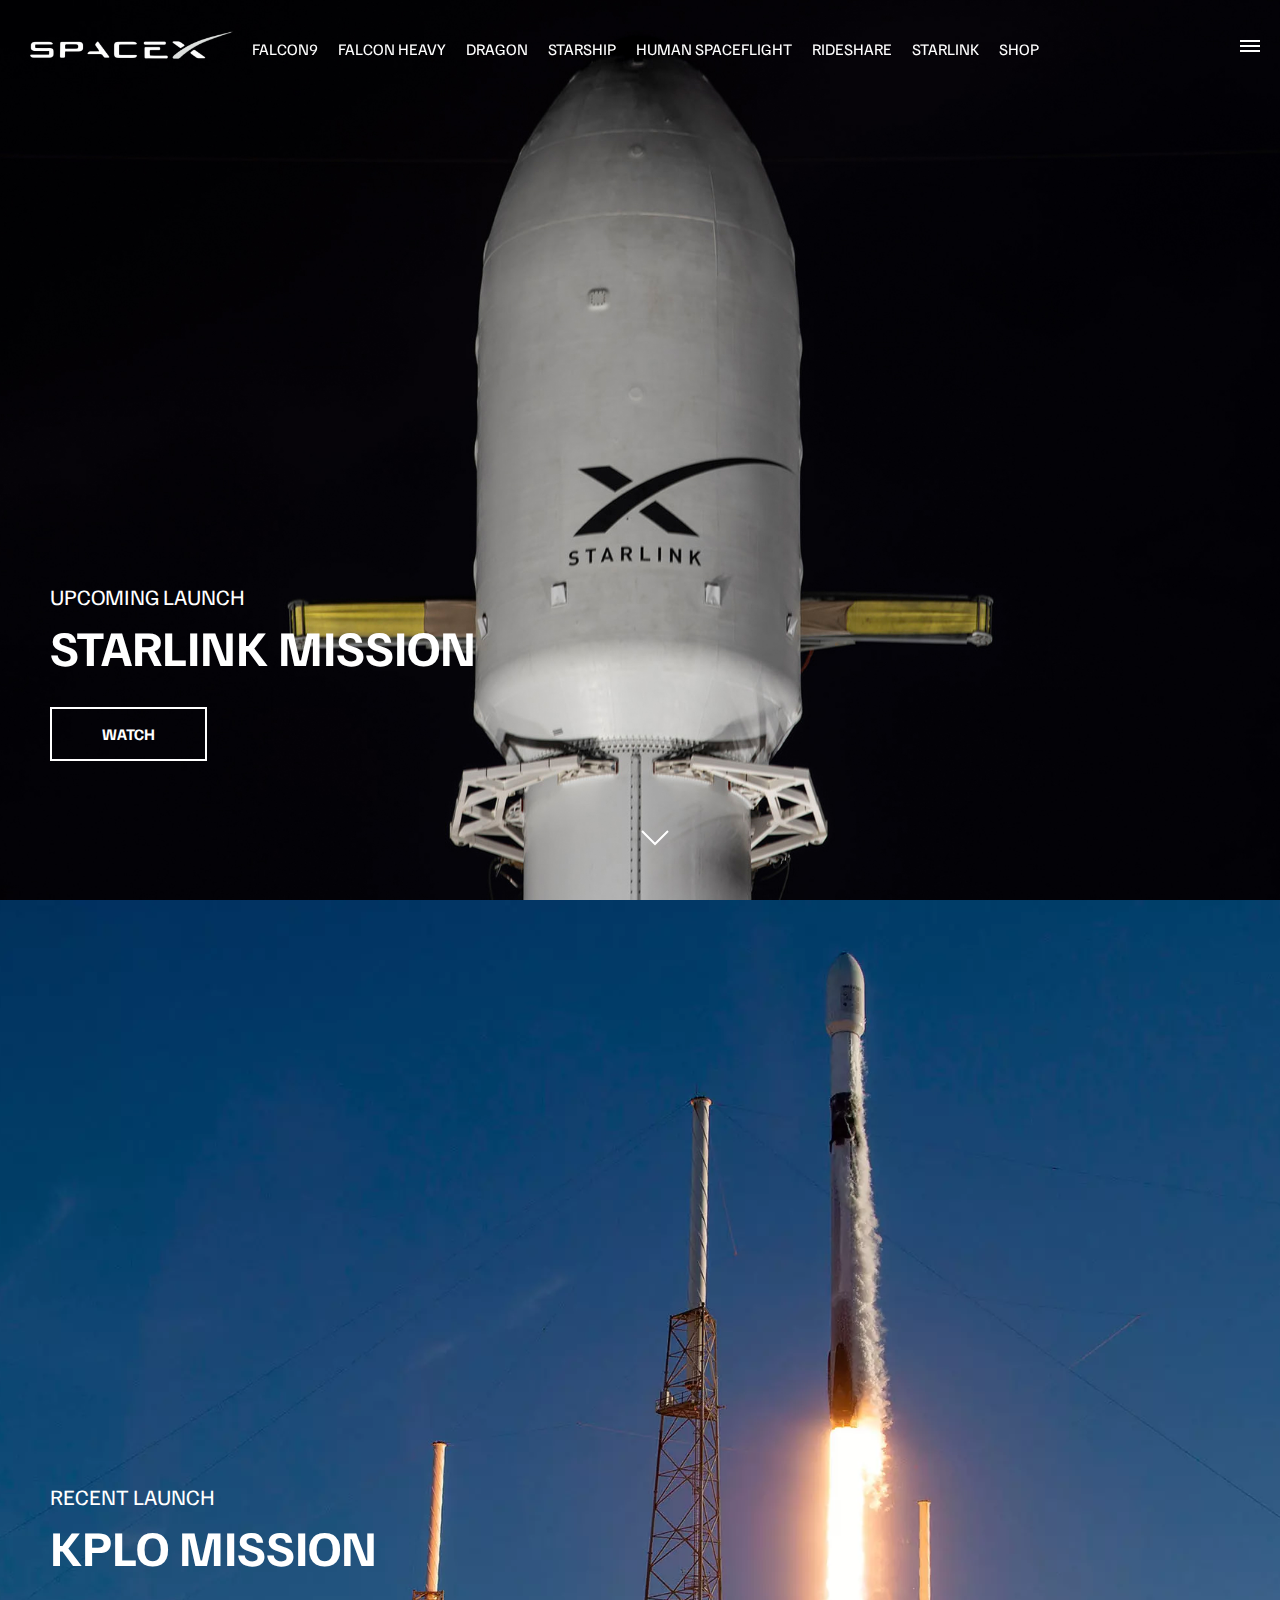
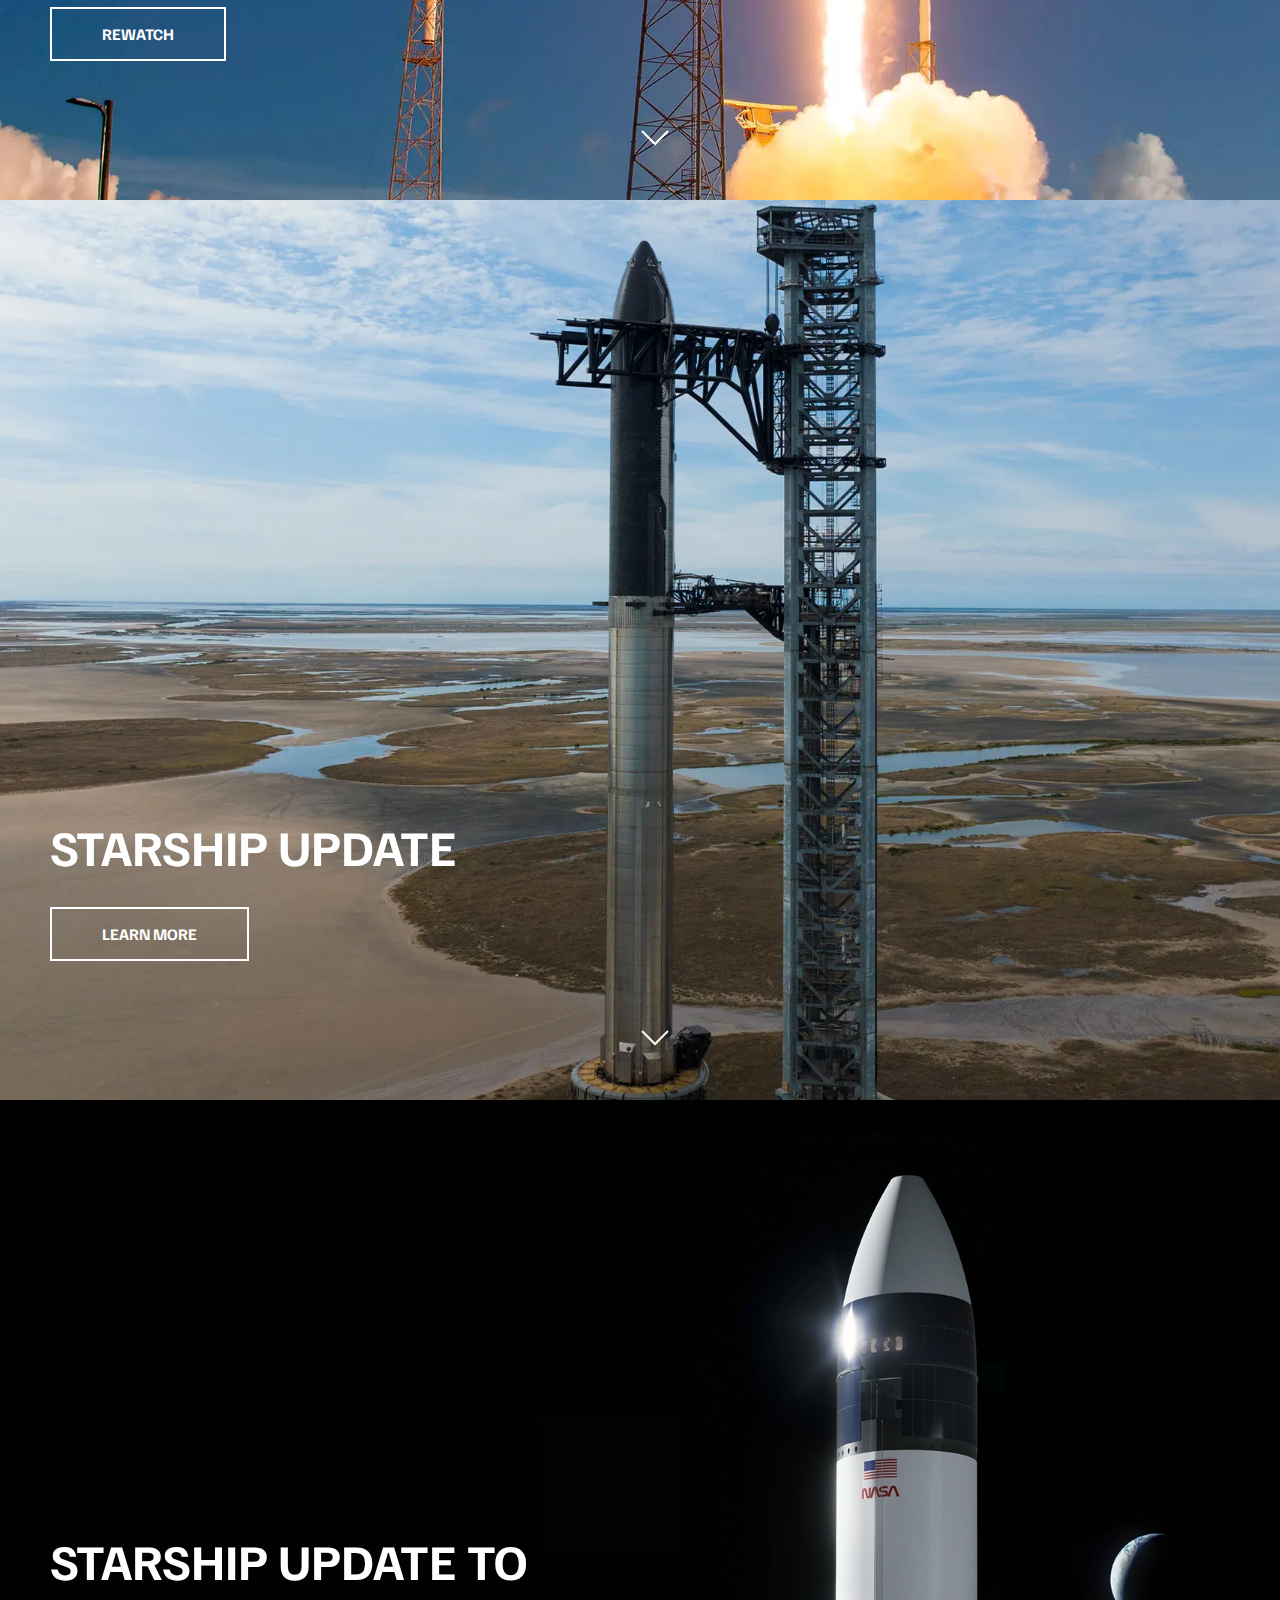
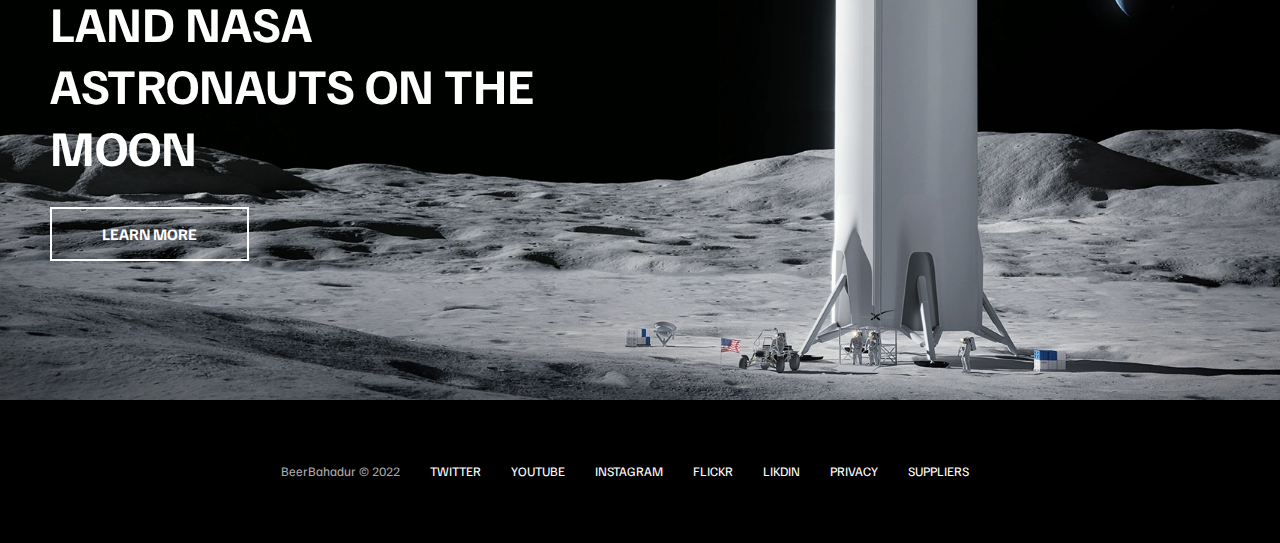
<file: index.html>
<!DOCTYPE html>
<html lang="en">
<head>
    <meta charset="UTF-8">
    <meta http-equiv="X-UA-Compatible" content="IE=edge">
    <meta name="viewport" content="width=device-width, initial-scale=1.0">
    <link rel="shortcut icon" href="/img/favicon.ico" type="image/x-icon">  
    <link rel="stylesheet" href="css/style.css">
    <title>spaceX</title>

</head>
<body>
  <div id="overlay"></div>
  <div id="mobile-menu" class="mobile-main-menu">
    <ul>
      <li><a href="#">Mission</a></li>
      <li><a href="#">Launches</a></li>
      <li><a href="#">Careers</a></li>
      <li><a href="#">Updates</a></li>
      <li><a href="#">Shop</a></li>

      <li class="mobile-only"><a href="falcon9.html">Falcon 9</a></li>
      <li class="mobile-only">
        <a href="falcon-heavy.html">Falcon Heavy</a>
      </li>
      <li class="mobile-only"><a href="dragon.html">Dragon</a></li>
      <li class="mobile-only"><a href="#">Starship</a></li>
      <li class="mobile-only"><a href="#">Human Spaceflight</a></li>
      <li class="mobile-only"><a href="#">Rideshare</a></li>
      <li class="mobile-only"><a href="#">Starlink</a></li>
    </ul>
  </div>
    </div>
    <header class="main-header">
        <div class="logo">
            <a href="index.html">
                <img src="img/logo.png" alt="spaceX">
            </a>
        </div>
        <nav class="desktop-main-menu">
            <ul>
                <li><a href="falcon9.html">Falcon9</a></li>
                <li><a href="falcon-heavy.html">Falcon Heavy</a></li>
                <li><a href="Dragon.html">Dragon</a></li>
                <li><a href="#">Starship</a></li>
                <li><a href="#">Human spaceFLight</a></li>
                <li><a href="#">Rideshare</a></li>
                <li><a href="#">StarLink</a></li>

                <li><a href="#">Shop</a></li>



            </ul>
        </nav>
    </header>
    <!-- HamBurger Menu -->
    <button id="menu-btn" class="hamburger" type="button">
        <span class="hamburger-top"></span>
        <span class="hamburger-middle"></span>
        <span class="hamburger-bottom"></span>

    </button>
    <!-- Section A -->
    <section class="section-a">
        <div class="section-inner">
            <h4>Upcoming Launch</h4>
            <h2>STARLINK MISSION</h2>
            <a href="#" class="btn ">
                <div class="hover"></div>
                <span >Watch</span>
            </a>
        </div>
    
        <div class="scroll-arrow">
            <svg width="30px" height="20px">
              <path
                stroke="#ffffff"
                fill="none"
                stroke-width="2px"
                d="M2.000,5.000 L15.000,18.000 L28.000,5.000 "
              ></path>
            </svg>
          </div>
    </section>
    <!-- Section B -->

    <section class="section-b">
        <div class="section-inner">
            <h4>Recent Launch</h4>
            <h2>KPLO MISSION</h2>
            <a href="#" class="btn animate">
                <div class="hover"></div>
                <span >ReWatch</span>
            </a>
        </div>
    
        <div class="scroll-arrow">
            <svg width="30px" height="20px">
              <path
                stroke="#ffffff"
                fill="none"
                stroke-width="2px"
                d="M2.000,5.000 L15.000,18.000 L28.000,5.000 "
              ></path>
            </svg>
          </div>
        </section>

          <!-- Section C -->

          <section class="section-c">
            <div class="section-inner">
                <!-- <h4>Recent Launch</h4> -->
                <h2>Starship Update</h2>
                <a href="#" class="btn animate">
                    <div class="hover"></div>
                    <span >Learn More</span>
                </a>
            </div>
        
            <div class="scroll-arrow">
                <svg width="30px" height="20px">
                  <path
                    stroke="#ffffff"
                    fill="none"
                    stroke-width="2px"
                    d="M2.000,5.000 L15.000,18.000 L28.000,5.000 "
                  ></path>
                </svg>
              </div>
            </section>

              <!-- Section D -->

          <section class="section-d">
            <div class="section-inner">
                <!-- <h4>Recent Launch</h4> -->
                <h2>Starship Update to land Nasa ASTRONAUTS ON THE MOON</h2>
                <a href="#" class="btn animate">
                    <div class="hover"></div>
                    <span >Learn More</span>
                </a>
            </div>  
    </section>
    <!-- FooTer -->
    <footer>
        <ul>
            <li>BeerBahadur &#169; 2022</li>
            <li class="upperCase"><a href="#">Twitter</a></li>
            <li class="upperCase" ><a href="#">YouTube</a></li>
            <li class="upperCase"><a href="#">Instagram</a></li>
            <li class="upperCase"><a href="#">Flickr</a></li>
            <li class="upperCase"><a href="#">LikDin</a></li>
            <li class="upperCase"><a href="#">Privacy</a></li>
            <li class="upperCase"><a href="#">Suppliers</a></li>
        </ul>


    </footer>
</body>
<script src="javaScript/index.js"></script>
</html>
</file>
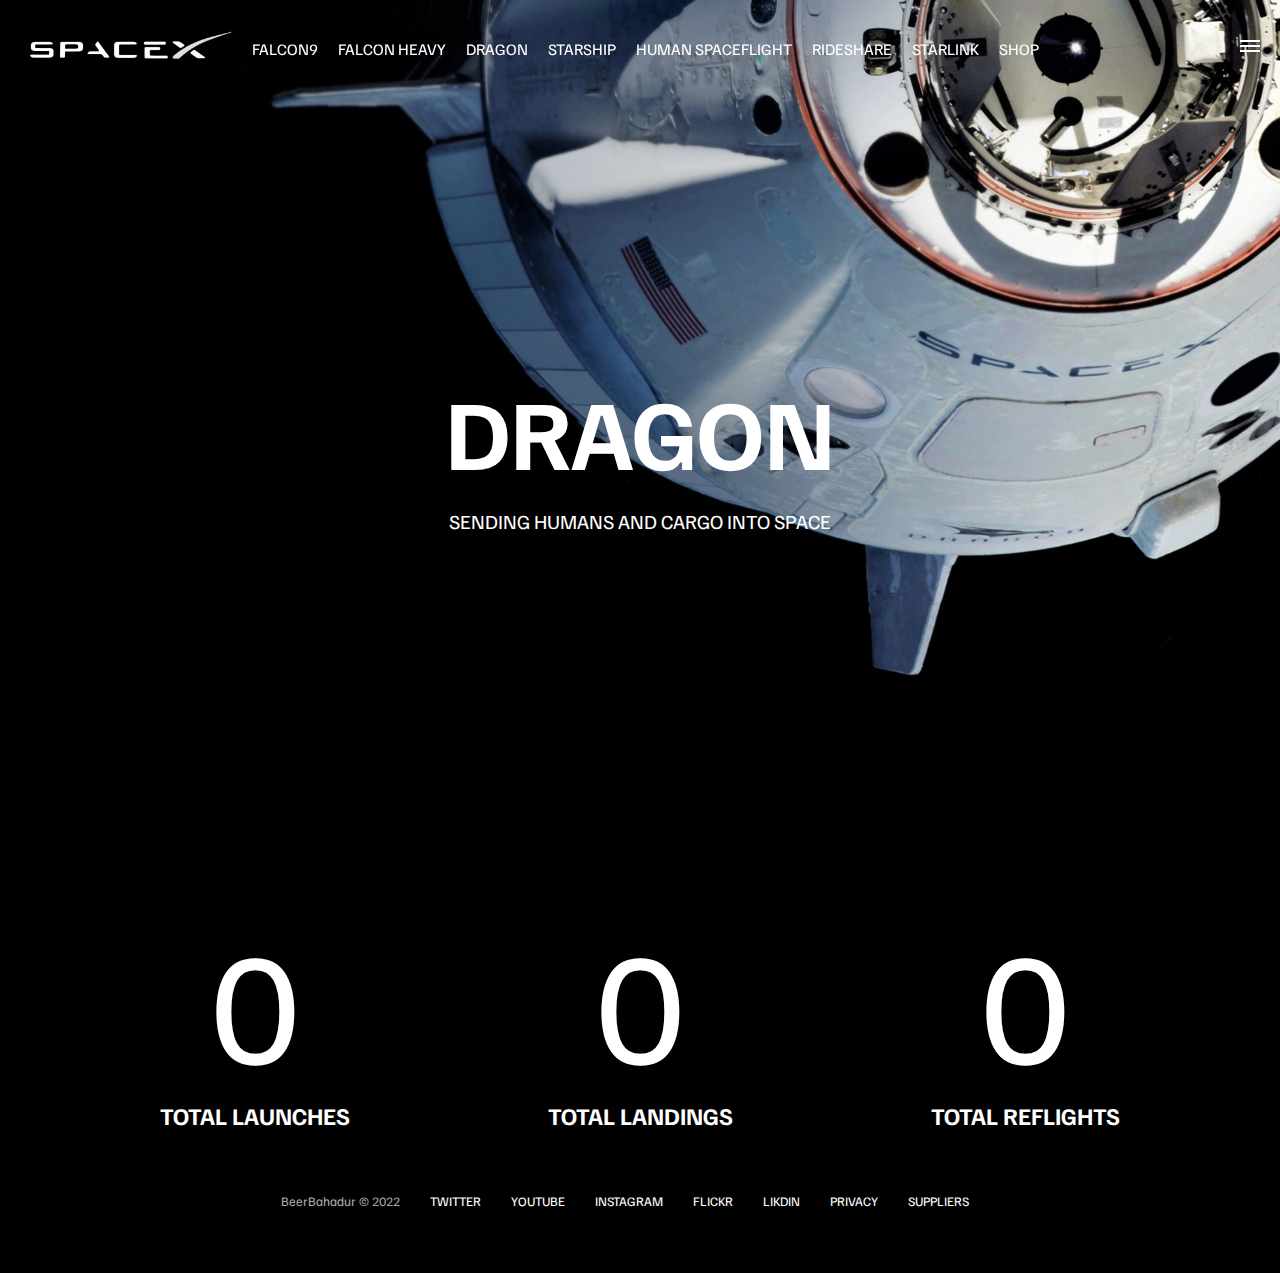
<file: dragon.html>
<!DOCTYPE html>
<html lang="en">
<head>
    <meta charset="UTF-8">
    <meta http-equiv="X-UA-Compatible" content="IE=edge">
    <meta name="viewport" content="width=device-width, initial-scale=1.0">
    <link rel="shortcut icon" href="/img/favicon.ico" type="image/x-icon">  

    <link rel="stylesheet" href="css/style.css">
    <title>Dragon</title>
</head>
<body>
  <div id="overlay"></div>
  <div id="mobile-menu" class="mobile-main-menu">
    <ul>
      <li><a href="#">Mission</a></li>
      <li><a href="#">Launches</a></li>
      <li><a href="#">Careers</a></li>
      <li><a href="#">Updates</a></li>
      <li><a href="#">Shop</a></li>

      <li class="mobile-only"><a href="falcon9.html">Falcon 9</a></li>
      <li class="mobile-only">
        <a href="falcon-heavy.html">Falcon Heavy</a>
      </li>
      <li class="mobile-only"><a href="dragon.html">Dragon</a></li>
      <li class="mobile-only"><a href="#">Starship</a></li>
      <li class="mobile-only"><a href="#">Human Spaceflight</a></li>
      <li class="mobile-only"><a href="#">Rideshare</a></li>
      <li class="mobile-only"><a href="#">Starlink</a></li>
    </ul>
  </div>
    </div>
    <header class="main-header">
        <div class="logo">
            <a href="index.html">
                <img src="img/logo.png" alt="spaceX">
            </a>
        </div>
        <nav class="desktop-main-menu">
            <ul>
                <li><a href="falcon9.html">Falcon9</a></li>
                <li><a href="falcon-heavy.html">Falcon Heavy</a></li>
                <li><a href="Dragon.html">Dragon</a></li>
                <li><a href="#">Starship</a></li>
                <li><a href="#">Human spaceFLight</a></li>
                <li><a href="#">Rideshare</a></li>
                <li><a href="#">StarLink</a></li>

                <li><a href="#">Shop</a></li>



            </ul>
        </nav>
    </header>
    <!-- HamBurger Menu -->
    <button id="menu-btn" class="hamburger" type="button">
        <span class="hamburger-top"></span>
        <span class="hamburger-middle"></span>
        <span class="hamburger-bottom"></span>

    </button>
    <!-- Section -->
    <section class="section-animate bg-dragon">

    </section>

    <div class="section-inner-center">
        <h3>Dragon</h3>
        <p>SENDING HUMANS AND CARGO INTO SPACE</p>
    </div>

<div class="stats">
    <div>
        <span class="counter" data-target="35">0</span>
        <h4>total Launches</h4>
    </div>
    <div >
        <span class="counter" data-target="31">0</span>
        <h4>total Landings</h4>
    </div>
    <div >
        <span class="counter" data-target="14">0</span>
        <h4>total Reflights</h4>
    </div>
</div>

    <!-- FooTer -->
    <footer>
        <ul>
            <li>BeerBahadur &#169; 2022</li>
            <li class="upperCase"><a href="#">Twitter</a></li>
            <li class="upperCase" ><a href="#">YouTube</a></li>
            <li class="upperCase"><a href="#">Instagram</a></li>
            <li class="upperCase"><a href="#">Flickr</a></li>
            <li class="upperCase"><a href="#">LikDin</a></li>
            <li class="upperCase"><a href="#">Privacy</a></li>
            <li class="upperCase"><a href="#">Suppliers</a></li>
        </ul>


    </footer>
</body>
<script src="javaScript/index.js"></script>
</html>
</file>
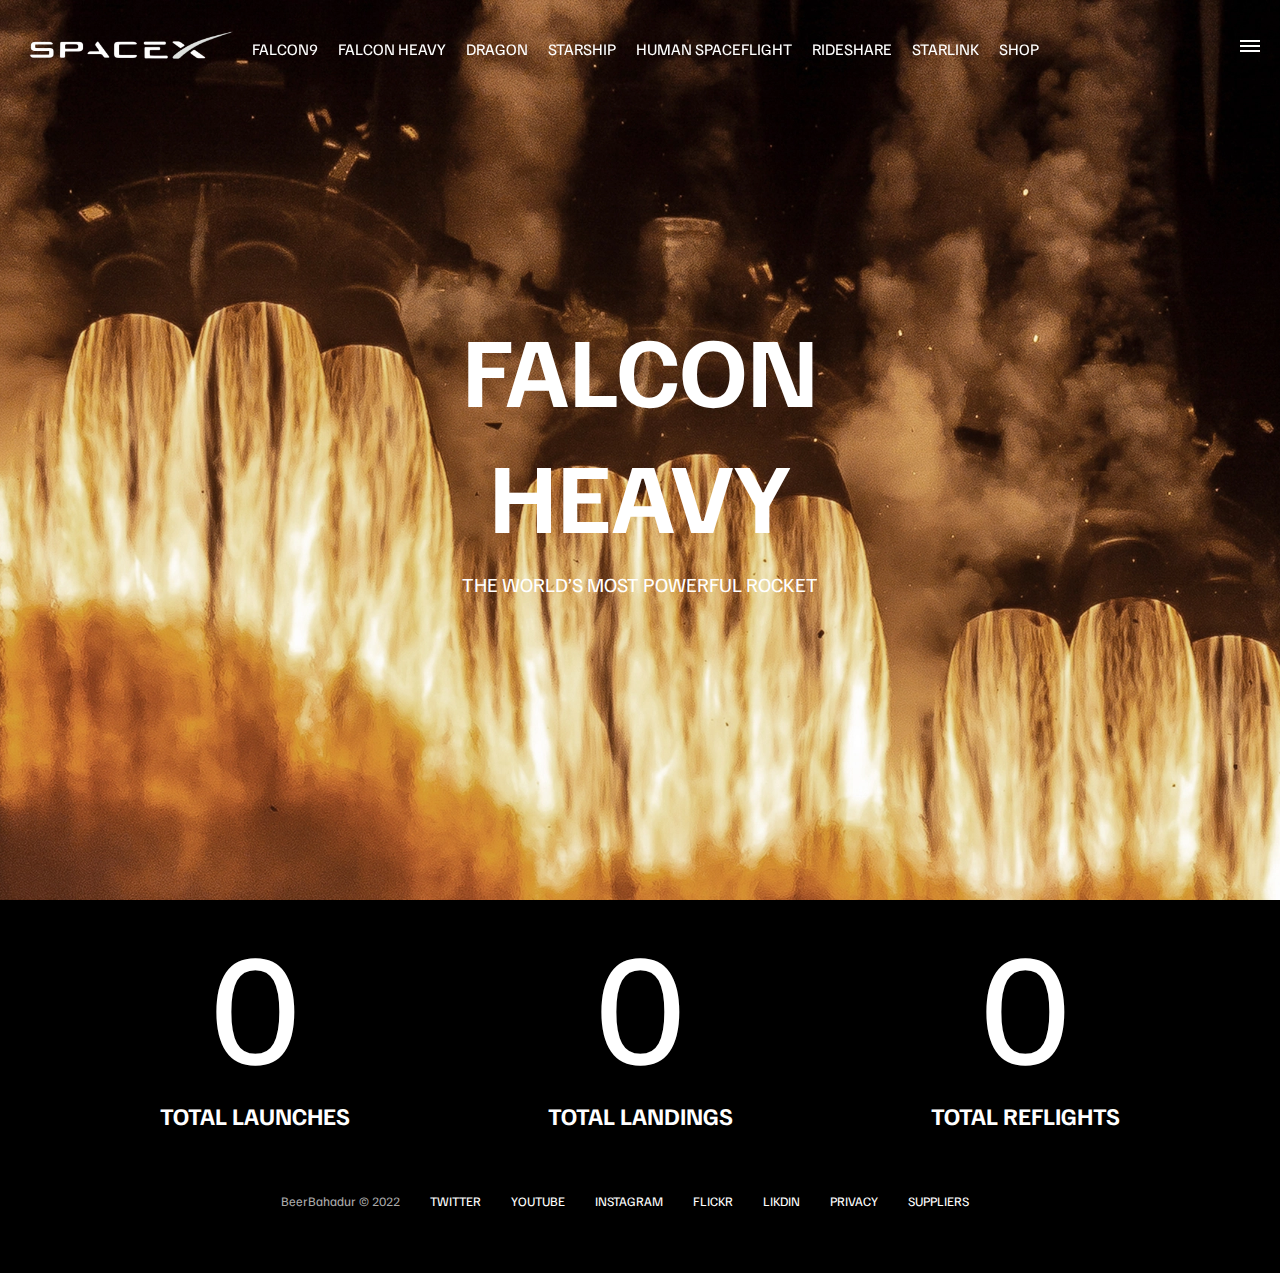
<file: falcon-heavy.html>
<!DOCTYPE html>
<html lang="en">
<head>
    <meta charset="UTF-8">
    <meta http-equiv="X-UA-Compatible" content="IE=edge">
    <meta name="viewport" content="width=device-width, initial-scale=1.0">
    <link rel="shortcut icon" href="/img/favicon.ico" type="image/x-icon">  

    <link rel="stylesheet" href="css/style.css">
    <title>falcon Heavy</title>
</head>
<body>
  <div id="overlay"></div>
  <div id="mobile-menu" class="mobile-main-menu">
    <ul>
      <li><a href="#">Mission</a></li>
      <li><a href="#">Launches</a></li>
      <li><a href="#">Careers</a></li>
      <li><a href="#">Updates</a></li>
      <li><a href="#">Shop</a></li>

      <li class="mobile-only"><a href="falcon9.html">Falcon 9</a></li>
      <li class="mobile-only">
        <a href="falcon-heavy.html">Falcon Heavy</a>
      </li>
      <li class="mobile-only"><a href="dragon.html">Dragon</a></li>
      <li class="mobile-only"><a href="#">Starship</a></li>
      <li class="mobile-only"><a href="#">Human Spaceflight</a></li>
      <li class="mobile-only"><a href="#">Rideshare</a></li>
      <li class="mobile-only"><a href="#">Starlink</a></li>
    </ul>
  </div>
    </div>
    <header class="main-header">
        <div class="logo">
            <a href="index.html">
                <img src="img/logo.png" alt="spaceX">
            </a>
        </div>
        <nav class="desktop-main-menu">
            <ul>
                <li><a href="falcon9.html">Falcon9</a></li>
                <li><a href="falcon-heavy.html">Falcon Heavy</a></li>
                <li><a href="Dragon.html">Dragon</a></li>
                <li><a href="#">Starship</a></li>
                <li><a href="#">Human spaceFLight</a></li>
                <li><a href="#">Rideshare</a></li>
                <li><a href="#">StarLink</a></li>

                <li><a href="#">Shop</a></li>



            </ul>
        </nav>
    </header>
    <!-- HamBurger Menu -->
    <button id="menu-btn" class="hamburger" type="button">
        <span class="hamburger-top"></span>
        <span class="hamburger-middle"></span>
        <span class="hamburger-bottom"></span>

    </button>
    <!-- Section -->
    <section class="section-animate bg-falcon-heavy">

    </section>

    <div class="section-inner-center">
        <h3>Falcon Heavy</h3>
        <p>THE WORLD’S MOST POWERFUL ROCKET</p>
    </div>

<div class="stats">
    <div>
        <span class="counter" data-target="3">0</span>
        <h4>total Launches</h4>
    </div>
    <div >
        <span class="counter" data-target="7">0</span>
        <h4>total Landings</h4>
    </div>
    <div >
        <span class="counter" data-target="4">0</span>
        <h4>total Reflights</h4>
    </div>
</div>

    <!-- FooTer -->
    <footer>
        <ul>
            <li>BeerBahadur &#169; 2022</li>
            <li class="upperCase"><a href="#">Twitter</a></li>
            <li class="upperCase" ><a href="#">YouTube</a></li>
            <li class="upperCase"><a href="#">Instagram</a></li>
            <li class="upperCase"><a href="#">Flickr</a></li>
            <li class="upperCase"><a href="#">LikDin</a></li>
            <li class="upperCase"><a href="#">Privacy</a></li>
            <li class="upperCase"><a href="#">Suppliers</a></li>
        </ul>


    </footer>
</body>
<script src="javaScript/index.js"></script>
</html>
</file>
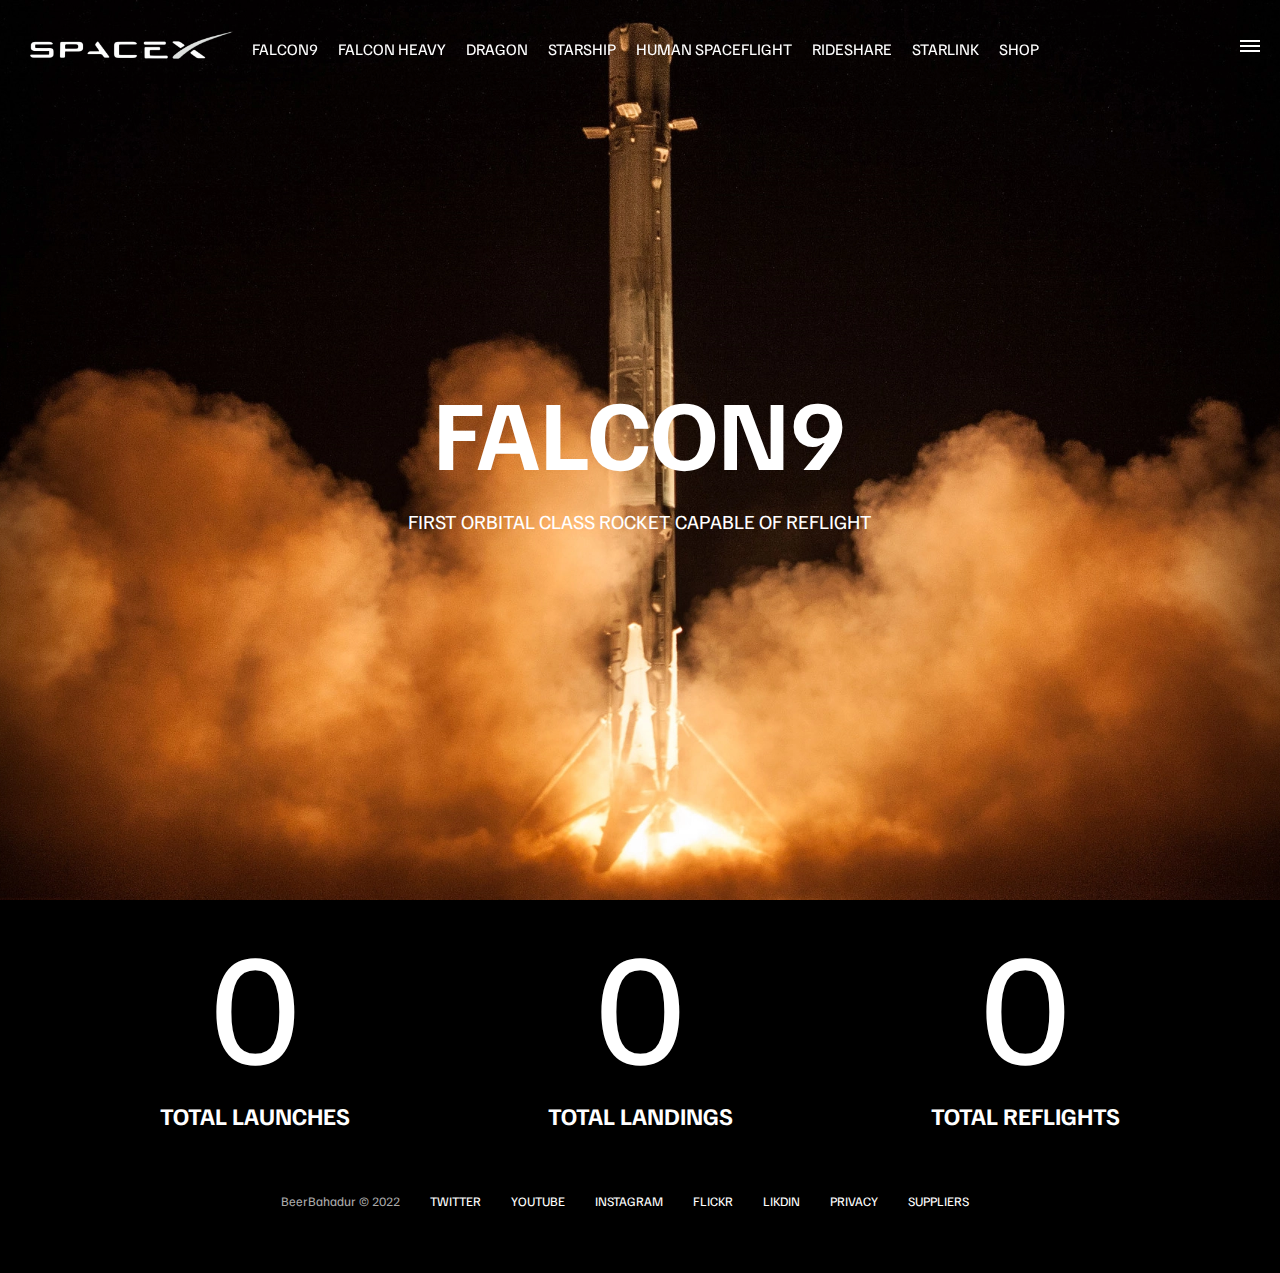
<file: falcon9.html>
<!DOCTYPE html>
<html lang="en">
<head>
    <meta charset="UTF-8">
    <meta http-equiv="X-UA-Compatible" content="IE=edge">
    <meta name="viewport" content="width=device-width, initial-scale=1.0">
    <link rel="stylesheet" href="css/style.css">
    <link rel="shortcut icon" href="/img/favicon.ico" type="image/x-icon">  

    <title>falcon9</title>
</head>
<body>
  <div id="overlay"></div>
  <div id="mobile-menu" class="mobile-main-menu">
    <ul>
      <li><a href="#">Mission</a></li>
      <li><a href="#">Launches</a></li>
      <li><a href="#">Careers</a></li>
      <li><a href="#">Updates</a></li>
      <li><a href="#">Shop</a></li>

      <li class="mobile-only"><a href="falcon9.html">Falcon 9</a></li>
      <li class="mobile-only">
        <a href="falcon-heavy.html">Falcon Heavy</a>
      </li>
      <li class="mobile-only"><a href="dragon.html">Dragon</a></li>
      <li class="mobile-only"><a href="#">Starship</a></li>
      <li class="mobile-only"><a href="#">Human Spaceflight</a></li>
      <li class="mobile-only"><a href="#">Rideshare</a></li>
      <li class="mobile-only"><a href="#">Starlink</a></li>
    </ul>
  </div>
    </div>
    <header class="main-header">
        <div class="logo">
            <a href="index.html">
                <img src="img/logo.png" alt="spaceX">
            </a>
        </div>
        <nav class="desktop-main-menu">
            <ul>
                <li><a href="falcon9.html">Falcon9</a></li>
                <li><a href="falcon-heavy.html">Falcon Heavy</a></li>
                <li><a href="Dragon.html">Dragon</a></li>
                <li><a href="#">Starship</a></li>
                <li><a href="#">Human spaceFLight</a></li>
                <li><a href="#">Rideshare</a></li>
                <li><a href="#">StarLink</a></li>

                <li><a href="#">Shop</a></li>



            </ul>
        </nav>
    </header>
    <!-- HamBurger Menu -->
    <button id="menu-btn" class="hamburger" type="button">
        <span class="hamburger-top"></span>
        <span class="hamburger-middle"></span>
        <span class="hamburger-bottom"></span>

    </button>
    <!-- Section -->
    <section class="section-animate bg-falcon-9">

    </section>

    <div class="section-inner-center">
        <h3>Falcon9</h3>
        <p>First orbital class rocket capable of reflight</p>
    </div>

<div class="stats">
    <div>
        <span class="counter" data-target="3">0</span>
        <h4>total Launches</h4>
    </div>
    <div >
        <span class="counter" data-target="7">0</span>
        <h4>total Landings</h4>
    </div>
    <div >
        <span class="counter" data-target="9">0</span>
        <h4>total Reflights</h4>
    </div>
</div>

    <!-- FooTer -->
    <footer>
        <ul>
            <li>BeerBahadur &#169; 2022</li>
            <li class="upperCase"><a href="#">Twitter</a></li>
            <li class="upperCase" ><a href="#">YouTube</a></li>
            <li class="upperCase"><a href="#">Instagram</a></li>
            <li class="upperCase"><a href="#">Flickr</a></li>
            <li class="upperCase"><a href="#">LikDin</a></li>
            <li class="upperCase"><a href="#">Privacy</a></li>
            <li class="upperCase"><a href="#">Suppliers</a></li>
        </ul>


    </footer>
</body>
<script src="javaScript/index.js"></script>
</html>
</file>
<file: css/style.css>
@import url('https://fonts.googleapis.com/css2?family=Familjen+Grotesk:wght@400;600;700&display=swap');

*, *::before, *::after{
    margin: 0;
    padding: 0;
    box-sizing: border-box;  /*The box-sizing property allows us to include the padding and border in an element's total width and height.

    */
}

body{
    font-family: 'Familjen Grotesk', sans-serif;
    background: #000;
    color: #fff;
}
a{
    text-decoration: none;
    color: #fff;
}
ul{
    list-style:none; /*Removes those circles (by default) from the starting of the text*/
}

/* Header/NavBar */

.main-header{
    position: fixed;
    top: 0;
    left: 0;
    width: 100%;
    z-index: 3;
    /* 
    The z-index property specifies the stack order of an element.
    Points to remember about the z-index: ;

    1. can onlybe used if the postion property is assigned to that element
    2. If two positioned elements overlap without a z-index specified, the element positioned last in the HTML code will be shown on top. 
    */
    display: flex;
    justify-content: space-between;
    align-items: center;
    text-transform: uppercase;
    height: 100px;
    padding: 0 30px;
}
/* LoGo */

.logo{
    width: 210px;
    height: auto;
}

.logo img{
    width: 100%;
    display: block;
    height: auto;
}

/* Desktop Menu */

.desktop-main-menu{
  margin-right: 50px;
  position: absolute;
  left: 252px;
}
.desktop-main-menu ul{
    display: flex;
    /* this porperty is the reason how all li got in a line */
    /*  the reason you'd choose to use flexbox is because you want to lay a collection of items out in one direction or another. */
}
.desktop-main-menu ul li{
    position: relative; 
    margin-right:20px ;
    padding-bottom: 2px;
}

/* Menu item bottom border */
.desktop-main-menu ul li a::after{
    content: '';
    position: absolute;
    bottom: 0;
    left: 0; 
    width: 100%;
    height: 1px;
    background: #fff;
    transform: scaleX(0);
    transition: trasnform 0.6 cubic-bezier(0.19,1,0.22,1);
    transform-origin: right center;
}
.desktop-main-menu ul li a:hover::after{
    transform: scaleX(1);
    transform-origin: left center;
    transition-duration:0.4s ;

}


section{
    position: relative;
    height: 100vh;
    background-position: center;
    background-repeat: no-repeat;
    background-size: cover;
    text-transform: uppercase;
}

.section-inner{
    position: absolute;
    bottom: 15%;
    left: 50px;
    max-width: 560px;


}
.section-inner h4{
    font-size: 22px;
    margin-bottom: 5px;
    font-weight: 300;
    animation: fadeInUp 0.5s ease-in-out;
}

.section-inner h2{
    font-size: 50px;
    margin-bottom: 20px;
    font-weight: 700;
    animation: fadeInUp 0.5s ease-in-out 0.2s;
    animation-fill-mode:both ; 
    /* Will stop from showing the text from the start of the animation */


}

.section-inner a{
    animation: fadeInUp 0.5s ease-in-out 0.4s;

}
/* BackGround Images */
.section-a{
    background-image: url('../img/section-a.jpg');
}
.section-b{
    background-image: url('../img/section-b.webp');
}
.section-c{
    background-image: url('../img/section-c.webp');
}
.section-d{
    background-image: url('../img/section-d.webp');
}

.btn {
    position: relative;
    display: inline-block;
    cursor: pointer;
    text-align: center;
    min-width: 130px;
    padding: 15px 50px;
    margin-top: 10px;
    border: 2px solid #fff;
    text-transform: uppercase;
    font-weight: bold;
    overflow: hidden;
    z-index: 2;
  }
  
 
  .btn:hover span{
    color: #000;
}
  
.btn .hover {
    position: absolute;
    top: 0;
    left: 0;
    width: 100%;
    height: 100%;
    background-color: #fff;
    color: #000;
    z-index: -1;
    transform: translateY(100%);
    transition: transform 0.6s cubic-bezier(0.19, 1, 0.22, 1);
  }
.btn:hover .hover {
    transform: translateY(0);
  }
.scroll-arrow{
    position: absolute;
    bottom: 50px;
    left: 50%;
    transform: translateX(-50x);
    animation: fadeBounce 5s infinite

}
/* Footer */
footer{
  position: relative;
  padding: 55px 0;

}
footer ul{
  display: flex;
  justify-content: center;
  align-items: center;
  flex-wrap: wrap;
}

footer ul li{
  margin-right:30px;
  color: #aaa;
 
  font-size: 13px;
  line-height: 2.5;
}

footer ul li a{

  color: #fff;
  transition: color 0.6s;
}

footer ul li a:hover{
  color: #aaa;
}
.upperCase{
text-transform:uppercase;
}
/* Hamburger Menu */
.hamburger {
  position: fixed;
  top: 40px;
  right: 20px;
  z-index: 10;
  cursor: pointer;
  width: 20px;
  height: 20px;
  background: none;
  border: none;
}

.hamburger-top,
.hamburger-middle,
.hamburger-bottom {
  position: absolute;
  width: 20px;
  height: 2px;
  top: 0;
  left: 0;
  background: #fff;
  transition: all 0.5s;
}

.hamburger-middle {
  transform: translateY(5px);
}

.hamburger-bottom {
  transform: translateY(10px);
}

/* Transition hamburger to X when open */
.open {
  transform: rotate(90deg);
}

.open .hamburger-top {
  transform: rotate(45deg) translateY(6px) translateX(6px);
}

.open .hamburger-middle {
  display: none;
}

.open .hamburger-bottom {
  transform: rotate(-45deg) translateY(6px) translateX(-6px);
}

/* Overlay */
.overlay-show {
  position: fixed;
  top: 0;
  left: 0;
  width: 100%;
  height: 100%;
  background-color: rgba(0, 0, 0, 0.5);
  z-index: 3;
}

/* Stop body scroll */
.stop-scrolling {
  overflow: hidden;
}

/* Hide mobile main menu items */
.mobile-only {
  display: none;
}

/* Mobile menu */
.mobile-main-menu {
  position: fixed;
  top: 0;
  right: 0;
  width: 350px;
  height: 100%;
  background: #000;
  z-index: 4;
  display: flex;
  align-items: center;
  justify-content: center;
  transform: translateX(100%);
  transition: transform 0.6s cubic-bezier(0.19, 1, 0.22, 1);
}

/* Bring menu from right */
.show-menu {
  transform: translateX(0);
}

.mobile-main-menu ul {
  display: flex;
  flex-direction: column;
  align-items: end;
  justify-content: center;
  padding: 50px;
  width: 100%;
}

.mobile-main-menu ul li {
  margin-bottom: 20px;
  font-size: 18px;
  text-transform: uppercase;
  border-bottom: 1px #555 dotted;
  width: 100%;
  text-align: right;
  padding-bottom: 8px;
}

.mobile-main-menu ul li a {
  color: #fff;
  transition: color 0.6s;
}

.mobile-main-menu ul li a:hover {
  color: #aaa;
}
/* inner Sections */
.bg-falcon-9{
background-image: url( "../img/falcon-9.webp");
}
.bg-falcon-heavy{
background-image: url( "../img/falcon-heavy.webp");
}
.bg-dragon{
  background-image: url( "../img/dragon.webp");

}
.section-animate{
  animation: fadeIn 2s ease-in-out;
}
.section-inner-center{
  position: absolute;
  top: 50%;
  left: 50%;
  transform: translate(-50%, -50%); 
  text-transform: uppercase;
  text-align: center;
}

.section-inner-center h3{
  font-size: 100px;
  margin-bottom: 15px;
  animation: fadeInUp 0.5s ease-in-out;

}
.section-inner-center p{
  font-size: 20px;

  animation: fadeInUp 0.5s ease-in-out 0.2s;
  animation-fill-mode: both;

}

.stats{
  max-width: 960px;
  margin: 0 auto;
  display: flex;
  align-items: center;
  justify-content: space-between;
  text-align: center;
  text-transform: uppercase;
}
.stats div span{
  font-size: 160px;
}
.stats div h4{
  font-size: 24px;
  font-weight: lighter 300;
}
/* Animations */

@keyframes fadeInUp{
    0%{
        opacity: 0;
        transform: translateY(140px);
    }
    100%{
        opacity: 1;
        transform: translateY(0);

    }
}


@keyframes fadeIn{
  0%{
      opacity: 0;
      /* transform: translateY(140px); */
  }
  100%{
      opacity: 1;
      /* transform: translateY(0); */

  }
}

@keyframes fadeBounce{
    0%,
    20%,
    50%,
    80%,
    100%{
        opacity: 0;
        transform: translateY(-20px);
    }

    40%{
        opacity: 1;
        transform: translateY(0);
    }
}

/* Media Queries */
@media (max-width: 960px) {
  /* Hide desktop menu */
  .desktop-main-menu {
    display: none;
  }

  /* Show main mobile items */
  .mobile-only {
    display: block;
  }

  .section-inner-center h3 {
    font-size: 75px;
  }
}

@media (max-width: 600px) {
  .section-inner {
    bottom: 75px;
    left: 20px;
  }

  .section-inner h2 {
    font-size: 40px;
  }

  footer ul li:first-child {
    position: absolute;
    top: 30px;
    left: 50%;
    transform: translate(-50%, -50%);
  }

  footer ul li {
    margin-right: 15px;
  }

  .logo {
    width: 150px;
    margin: auto;
  }

  .section-inner-center h3 {
    font-size: 50px;
  }

  /* Stats */
  .stats {
    flex-direction: column;
  }

  .stats div {
    margin-bottom: 20px;
  }
}
</file>
